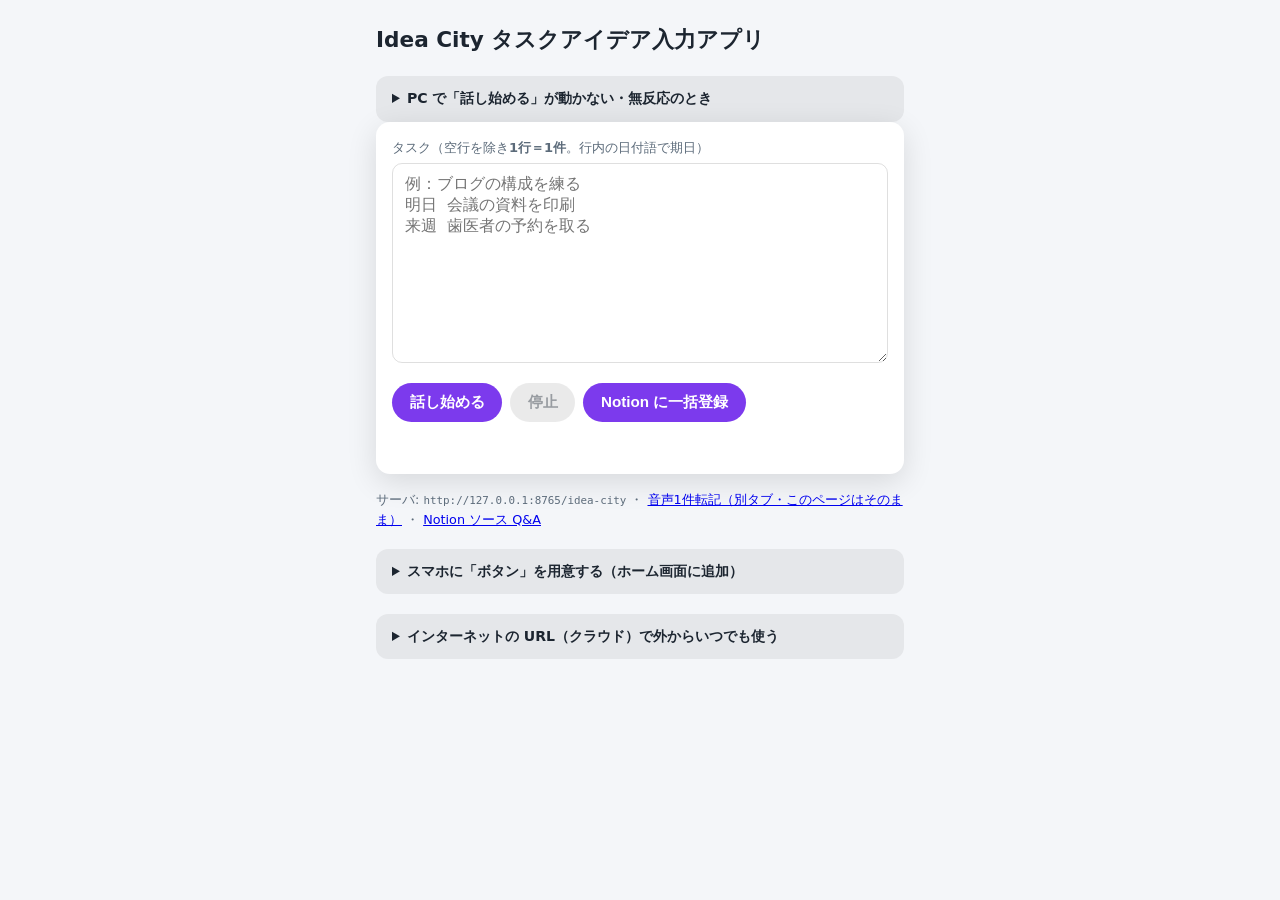
<file: sandbox/app/static/idea_city.html>
<!DOCTYPE html>
<html lang="ja">
<head>
  <meta charset="utf-8" />
  <meta name="viewport" content="width=device-width, initial-scale=1, viewport-fit=cover" />
  <meta name="theme-color" content="#7c3aed" />
  <meta name="apple-mobile-web-app-capable" content="yes" />
  <meta name="apple-mobile-web-app-status-bar-style" content="default" />
  <meta name="apple-mobile-web-app-title" content="Idea City" />
    <link rel="manifest" href="/manifest.webmanifest" />
  <link rel="icon" href="/static/icon.svg" type="image/svg+xml" />
  <link rel="apple-touch-icon" href="/static/icon.svg" />
  <title>Idea City タスクアイデア入力</title>
  <style>
    :root {
      color-scheme: light dark;
      --bg: #0f1419;
      --card: #1a2332;
      --text: #e7ecf3;
      --muted: #8b98a8;
      --accent: #a78bfa;
      --danger: #f07178;
      --ok: #7fd99a;
    }
    @media (prefers-color-scheme: light) {
      :root {
        --bg: #f4f6f9;
        --card: #fff;
        --text: #1c2530;
        --muted: #5c6b7a;
        --accent: #7c3aed;
        --danger: #dc2626;
        --ok: #15803d;
      }
    }
    * { box-sizing: border-box; }
    body {
      margin: 0;
      min-height: 100vh;
      font-family: system-ui, "Segoe UI", "Hiragino Sans", sans-serif;
      background: var(--bg);
      color: var(--text);
      line-height: 1.5;
    }
    main {
      max-width: 560px;
      margin: 0 auto;
      padding: 1.5rem 1rem 3rem;
    }
    h1 { font-size: 1.35rem; margin: 0 0 1rem; font-weight: 650; }
    .speech-help-tabs {
      margin-top: 0.75rem;
    }
    .speech-help-tabs .sht-inp {
      position: absolute;
      opacity: 0;
      width: 0;
      height: 0;
      margin: 0;
    }
    .speech-help-tabs .sht-labels {
      display: flex;
      flex-wrap: wrap;
      gap: 0.4rem;
      margin-top: 0.5rem;
    }
    .speech-help-tabs .sht-labels label {
      cursor: pointer;
      padding: 0.35rem 0.65rem;
      border-radius: 8px;
      font-size: 0.8rem;
      font-weight: 600;
      background: rgba(127, 127, 127, 0.2);
      color: var(--muted);
      border: 1px solid transparent;
    }
    .speech-help-tabs .sht-panel {
      display: none;
      margin-top: 0.75rem;
      padding: 0.6rem 0.65rem;
      border-radius: 10px;
      background: rgba(127, 127, 127, 0.08);
      color: var(--muted);
      line-height: 1.5;
      font-size: 0.86rem;
    }
    .speech-help-tabs .sht-panel p { margin: 0; }
    #sht1:checked ~ .sht-labels label[for="sht1"],
    #sht2:checked ~ .sht-labels label[for="sht2"],
    #sht3:checked ~ .sht-labels label[for="sht3"],
    #sht4:checked ~ .sht-labels label[for="sht4"] {
      background: var(--accent);
      color: #fff;
      border-color: transparent;
    }
    #sht1:checked ~ .sht-p1,
    #sht2:checked ~ .sht-p2,
    #sht3:checked ~ .sht-p3,
    #sht4:checked ~ .sht-p4 {
      display: block;
    }
    .card {
      background: var(--card);
      border-radius: 14px;
      padding: 1rem 1rem 1.1rem;
      box-shadow: 0 8px 30px rgba(0,0,0,.12);
    }
    label { display: block; font-size: 0.82rem; color: var(--muted); margin-bottom: 0.35rem; }
    textarea {
      width: 100%;
      min-height: 200px;
      resize: vertical;
      border-radius: 10px;
      border: 1px solid rgba(127,127,127,.25);
      padding: 0.65rem 0.75rem;
      font-size: 1rem;
      background: transparent;
      color: inherit;
    }
    .row {
      display: flex;
      flex-wrap: wrap;
      gap: 0.5rem;
      margin-top: 0.85rem;
      align-items: center;
    }
    button {
      appearance: none;
      border: none;
      border-radius: 999px;
      padding: 0.55rem 1.1rem;
      font-size: 0.95rem;
      font-weight: 600;
      cursor: pointer;
      color: #fff;
      background: var(--accent);
    }
    button:disabled { opacity: 0.45; cursor: not-allowed; }
    button.secondary { background: rgba(127,127,127,.35); color: var(--text); }
    button.danger { background: var(--danger); }
    .status {
      margin-top: 0.85rem;
      font-size: 0.88rem;
      color: var(--muted);
      min-height: 1.5em;
      white-space: pre-wrap;
    }
    .status.busy {
      outline: 2px solid var(--accent);
      outline-offset: 2px;
      border-radius: 8px;
      padding: 0.35rem 0.5rem;
    }
    .hint { margin-top: 1rem; font-size: 0.8rem; color: var(--muted); }
    details.mobile-how {
      margin-top: 1.25rem;
      padding: 0.75rem 1rem;
      border-radius: 12px;
      background: rgba(127,127,127,.12);
      font-size: 0.88rem;
    }
    details.mobile-how summary { cursor: pointer; font-weight: 600; color: var(--text); }
    details.mobile-how ol { margin: 0.6rem 0 0 1.1rem; padding: 0; color: var(--muted); }
    details.mobile-how li { margin: 0.35rem 0; }
    .warn {
      margin-top: 0.75rem;
      padding: 0.65rem 0.75rem;
      border-radius: 10px;
      font-size: 0.82rem;
      background: rgba(240, 113, 120, 0.15);
      color: var(--danger);
    }
    .info {
      margin-bottom: 1rem;
      padding: 0.75rem 0.85rem;
      border-radius: 10px;
      font-size: 0.88rem;
      line-height: 1.45;
      background: rgba(167, 139, 250, 0.2);
      color: var(--text);
    }
    .info strong { color: var(--accent); }
    code { font-size: 0.85em; }
  </style>
</head>
<body>
  <main>
    <h1>Idea City タスクアイデア入力アプリ</h1>
    <details class="mobile-how">
      <summary>PC で「話し始める」が動かない・無反応のとき</summary>
      <div class="speech-help-tabs">
        <input type="radio" name="speech-help-tab" id="sht1" class="sht-inp" checked />
        <input type="radio" name="speech-help-tab" id="sht2" class="sht-inp" />
        <input type="radio" name="speech-help-tab" id="sht3" class="sht-inp" />
        <input type="radio" name="speech-help-tab" id="sht4" class="sht-inp" />
        <div class="sht-labels">
          <label for="sht1">ブラウザ</label>
          <label for="sht2">ダイアログ</label>
          <label for="sht3">Windows</label>
          <label for="sht4">サイト設定</label>
        </div>
        <div class="sht-panel sht-p1">
          <p><strong>Google Chrome</strong> または <strong>Microsoft Edge</strong>（PC にインストールしたもの）で <code>http://127.0.0.1:8765/idea-city</code> を開いてください。<strong>Cursor / VS Code の内蔵プレビュー（Simple Browser）</strong>では、Web Speech API が無効でマイクが動かないことがあります。</p>
        </div>
        <div class="sht-panel sht-p2">
          <p><strong>「話し始める」</strong>のあとダイアログが<strong>出ない</strong>とき: すでにマイク<strong>許可</strong>済みなら出ません（そのまま「聞いています…」）。一方、一度<strong>ブロック</strong>するとダイアログは出ないまま失敗します。アドレスバー左の<strong>鍵／i</strong> → マイクを<strong>許可</strong>に直してください。</p>
        </div>
        <div class="sht-panel sht-p3">
          <p>Windows の<strong>設定 → プライバシーとセキュリティ → マイク</strong>でマイクアクセスがオンか確認してください。</p>
        </div>
        <div class="sht-panel sht-p4">
          <p>アドレスバーの<strong>鍵・︙</strong>から、このサイトの<strong>マイク</strong>が「許可」になっているか確認してください。</p>
        </div>
      </div>
    </details>
    <div class="info" id="keyboardVoiceHint" hidden>
      <strong>この開き方（例: http://192.168…）のスマホ：</strong>入力欄をタップ → キーボードの<strong>マイク</strong>で話す → 改行で区切ってから<strong>Notion に一括登録</strong>。PC の <code>127.0.0.1</code> なら「話し始める」が使えます。
    </div>
    <div class="card">
      <label for="t">タスク（空行を除き<strong>1行＝1件</strong>。行内の日付語で期日）</label>
      <textarea id="t" enterkeyhint="enter" inputmode="text" placeholder="例：ブログの構成を練る&#10;明日 会議の資料を印刷&#10;来週 歯医者の予約を取る"></textarea>
      <div class="row">
        <button type="button" id="rec">話し始める</button>
        <button type="button" id="stop" class="secondary" disabled>停止</button>
        <button type="button" id="send">Notion に一括登録</button>
      </div>
      <div class="status" id="st" role="status" aria-live="polite" aria-atomic="true"></div>
    </div>
    <p class="hint">サーバ: <code>http://127.0.0.1:8765/idea-city</code> ・ <a href="/" target="_blank" rel="noopener noreferrer">音声1件転記（別タブ・このページはそのまま）</a> ・ <a href="/notebook" target="_blank" rel="noopener noreferrer">Notion ソース Q&amp;A</a></p>
    <details class="mobile-how">
      <summary>スマホに「ボタン」を用意する（ホーム画面に追加）</summary>
      <ol>
        <li>PC とスマホを<strong>同じ Wi‑Fi</strong> にします。</li>
        <li>PC で <code>ipconfig</code>（PowerShell/CMD）し、<strong>IPv4 アドレス</strong>（例: <code>192.168.x.x</code>）を控えます。</li>
        <li>PC で次を実行してサーバを立ち上げます:<br /><code>python -m uvicorn sandbox.app.voice_server:app --host 0.0.0.0 --port 8765</code></li>
        <li>スマホのブラウザで <code>http://（控えたIP）:8765</code> を開きます。</li>
        <li><strong>iPhone（Safari）</strong>: 共有 → <strong>ホーム画面に追加</strong>。<strong>Android（Chrome）</strong>: メニュー → <strong>ホーム画面に追加</strong> / ショートカット。</li>
      </ol>
    </details>
    <details class="mobile-how">
      <summary>インターネットの URL（クラウド）で外からいつでも使う</summary>
      <ol>
        <li><strong>Railway</strong>・<strong>Render</strong>・<strong>Fly.io</strong> などに、このフォルダの <code>Dockerfile</code> でデプロイし常時起動させます。</li>
        <li>ホストの環境変数に <code>NOTION_API_KEY</code> と <code>NOTION_DATABASE_ID</code> を必ず設定します。</li>
        <li>悪用防止のため <code>VOICE_SHARED_SECRET</code>（20文字以上のランダム）を<strong>強く推奨</strong>します。</li>
        <li>発行された <strong>https://…</strong> をスマホで開き、下に<strong>同じパスワード</strong>を入れて保存してください（端末のブラウザにだけ残ります）。</li>
      </ol>
      <label for="remoteSecret">接続用パスワード（任意・サーバの VOICE_SHARED_SECRET と同じ）</label>
      <input type="password" id="remoteSecret" name="voice_remote_pw" autocomplete="new-password"
        style="width:100%;margin:0.35rem 0 0.5rem;padding:0.55rem 0.65rem;border-radius:10px;border:1px solid rgba(127,127,127,.35);background:transparent;color:inherit;font-size:1rem;" />
      <div class="row" style="margin-top:0;">
        <button type="button" id="remoteSecretSave" class="secondary">保存</button>
        <button type="button" id="remoteSecretClear" class="secondary">この端末で消去</button>
      </div>
    </details>
    <div class="warn" id="lanSpeechWarn" hidden>
      ご家庭の Wi‑Fi の <code>http://192.168…</code> では、ブラウザの「話し始める」は多くのスマホで使えません（Chrome の仕様）。<strong>入力欄</strong>をタップし、<strong>Gboard のマイク</strong>で話してください。PC の <code>127.0.0.1</code> では「話し始める」が使えます。
    </div>
  </main>
  <script>
    const ta = document.getElementById("t");
    const st = document.getElementById("st");
    const btnRec = document.getElementById("rec");
    const btnStop = document.getElementById("stop");
    const btnSend = document.getElementById("send");
    const remoteSecretEl = document.getElementById("remoteSecret");
    const VOICE_SECRET_KEY = "voiceSharedSecret";

    function setStatus(msg, cls) {
      if (!st) return;
      st.textContent = msg || "";
      st.className = "status" + (cls ? " " + cls : "");
    }

    function buildApiHeaders() {
      const h = { "Content-Type": "application/json" };
      const s = sessionStorage.getItem(VOICE_SECRET_KEY);
      if (s) h["X-Voice-Secret"] = s;
      return h;
    }

    document.getElementById("remoteSecretSave")?.addEventListener("click", () => {
      const v = (remoteSecretEl && remoteSecretEl.value) ? remoteSecretEl.value.trim() : "";
      if (v) sessionStorage.setItem(VOICE_SECRET_KEY, v);
      else sessionStorage.removeItem(VOICE_SECRET_KEY);
      if (remoteSecretEl) remoteSecretEl.value = "";
      setStatus(v ? "接続用パスワードをこのブラウザに保存しました。" : "パスワードを消しました。", v ? "ok" : "");
    });
    document.getElementById("remoteSecretClear")?.addEventListener("click", () => {
      sessionStorage.removeItem(VOICE_SECRET_KEY);
      if (remoteSecretEl) remoteSecretEl.value = "";
      setStatus("この端末に保存したパスワードを消しました。", "");
    });

    /** http://192.168.x.x や PC 名の http は isSecureContext=false のため Chrome の SpeechRecognition が無効 */
    const secureCtx = Boolean(window.isSecureContext);
    const SpeechRecognitionCtor = window.webkitSpeechRecognition || window.SpeechRecognition;
    let rec = null;
    let listening = false;
    let sessionBase = "";
    const speechSuggestUrl =
      "http://127.0.0.1:" + (location.port || "8765") + "/idea-city";

    function compactSpeech(text) {
      return String(text || "").replace(/\s+/g, "");
    }

    function mergeSpeechChunk(prev, next, breakIfDistinct) {
      const a = String(prev || "");
      const b = String(next || "");
      if (!b) return a;
      if (!a) return b;
      const aC = compactSpeech(a);
      const bC = compactSpeech(b);
      if (!aC) return b;
      if (!bC) return a;
      if (bC === aC) return b.length >= a.length ? b : a;
      if (bC.startsWith(aC)) return b;
      if (aC.startsWith(bC)) return a;
      if (bC.includes(aC)) return b;
      if (aC.includes(bC)) return a;
      const max = Math.min(aC.length, bC.length);
      for (let n = max; n >= 2; n -= 1) {
        if (aC.endsWith(bC.slice(0, n))) {
          return aC + bC.slice(n);
        }
      }
      if (breakIfDistinct) {
        const sep = /\n$/.test(a) || /^\n/.test(b) ? "" : "\n";
        return a + sep + b;
      }
      return a + b;
    }

    function collapseSpeechStutter(text) {
      const compact = compactSpeech(text);
      if (compact.length < 6) return text;
      for (let len = Math.min(16, Math.floor(compact.length / 2)); len >= 2; len -= 1) {
        const prefix = compact.slice(0, len);
        if (compact.slice(len, len * 2) === prefix && compact.length > len * 2) {
          return collapseSpeechStutter(compact.slice(len));
        }
      }
      return compact === compactSpeech(text) ? text : compact;
    }

    function heardFromResults(results) {
      let merged = "";
      for (let i = 0; i < results.length; i += 1) {
        merged = mergeSpeechChunk(merged, results[i][0].transcript, false);
      }
      return collapseSpeechStutter(merged);
    }

    function isLanHostname(h) {
      return /^(192\.168\.|10\.|172\.(1[6-9]|2[0-9]|3[0-1])\.)/.test(h || "");
    }

    (function () {
      const h = location.hostname || "";
      const isLanHttp = location.protocol === "http:" && isLanHostname(h);
      if (isLanHttp) {
        var w = document.getElementById("lanSpeechWarn");
        if (w) w.hidden = false;
      }
      if (!secureCtx) {
        var hint = document.getElementById("keyboardVoiceHint");
        if (hint) hint.hidden = false;
      }
    })();

    const canUseBrowserSpeech = Boolean(secureCtx && SpeechRecognitionCtor);

    function setSpeechButtonsListening(on) {
      if (canUseBrowserSpeech) {
        btnRec.disabled = on;
        btnStop.disabled = !on;
      }
    }

    function createRecognition() {
      const r = new SpeechRecognitionCtor();
      r.lang = "ja-JP";
      r.interimResults = true;
      r.continuous = true;
      r.onresult = (ev) => {
        const heard = heardFromResults(ev.results);
        ta.value = mergeSpeechChunk(sessionBase, heard, true);
        const last = ev.results[ev.results.length - 1];
        const interim = last && !last.isFinal ? last[0].transcript : "";
        if (interim) setStatus("認識中… " + collapseSpeechStutter(interim));
        else if (heard) setStatus("取り込みました。登録前に行を整理できます。");
      };
      r.onerror = (ev) => {
        let extra = "";
        if (ev.error === "not-allowed") {
          extra =
            "\n\n（マイクがブラウザでブロックされています。アドレスバーの鍵・アイコンからこのサイトのマイクを許可してください。）";
        }
        if (ev.error === "audio-capture") {
          extra =
            "\n\n（マイクを開けませんでした。他アプリの占有を確認し、Windows の設定で既定のマイクを確認してください。）";
        }
        if (ev.error === "no-speech") {
          extra =
            "\n\n（声が検出されませんでした。マイクに向かって話すか、既定の入力デバイスを確認してください。「停止」してから再度「話し始める」を試してください。）";
        }
        if (ev.error === "network") {
          extra =
            "\n\n（network＝ブラウザが音声認識サービスに繋がれません。インターネット接続・VPNオフ・Windowsファイアウォール/ウイルス対策がChromeをブロックしていないか確認。Cursor 内蔵ブラウザの場合は Chrome/Edge で開き直してください。改善しない場合は Win+H のWindows音声入力も利用できます。）";
        }
        setStatus("音声認識エラー: " + ev.error + extra, "err");
        listening = false;
        setSpeechButtonsListening(false);
      };
      r.onend = () => {
        listening = false;
        setSpeechButtonsListening(false);
      };
      return r;
    }

    if (!canUseBrowserSpeech) {
      btnRec.disabled = true;
      btnStop.disabled = true;
      if (!secureCtx) {
        const h = location.hostname || "";
        if (isLanHostname(h)) {
          setStatus(
            "いまの URL（LAN の http）ではブラウザの「話し始める」は使えません。同じ PC なら次で開き直してください:\n" +
              speechSuggestUrl +
              "\n（スマホから LAN で開いている場合は、入力欄＋キーボードのマイクか Win+H も利用できます。）",
            "err"
          );
        } else {
          setStatus(
            "ブラウザの音声認識は http://127.0.0.1 または https のときだけ使えます。いま: " +
              location.host +
              "\n開き直し: " +
              speechSuggestUrl,
            "err"
          );
        }
      } else if (!SpeechRecognitionCtor) {
        setStatus(
          "この環境に Web Speech API（音声認識）がありません。PC では Chrome または Edge の通常ウィンドウで開き直してください（Cursor / VS Code のプレビューでは無効なことがあります）。",
          "err"
        );
      }
    }

    async function ensureMicAccess() {
      const host = (location.hostname || "").toLowerCase();
      const isLoopback =
        host === "127.0.0.1" || host === "localhost" || host === "[::1]";

      if (!isLoopback) {
        try {
          if (navigator.permissions && navigator.permissions.query) {
            const permTimeoutMs = 2500;
            const perm = await Promise.race([
              navigator.permissions.query({ name: "microphone" }),
              new Promise(function (_, rej) {
                setTimeout(function () {
                  rej(new Error("PERMISSIONS_QUERY_TIMEOUT"));
                }, permTimeoutMs);
              }),
            ]);
            if (perm && perm.state === "denied") {
              return {
                ok: false,
                msg:
                  "マイクがこのサイトに対して「ブロック」です。以前「ブロック」を選ぶと、もう一度押しても確認ダイアログは出ません。\n\n" +
                  "【直し方】アドレスバー左の「鍵」または「ⓘ」→「サイトの設定」または「このサイトの権限」→ マイクを「許可」に変更。\n" +
                  "または Chrome で次をアドレスバーに貼り付けて Enter（ポート違いなら数字を合わせる）:\n" +
                  "chrome://settings/content/siteDetails?site=http%3A%2F%2F127.0.0.1%3A" +
                  (location.port || "8765"),
              };
            }
          }
        } catch (ePerm) {
          if (!(ePerm && ePerm.message === "PERMISSIONS_QUERY_TIMEOUT")) {
            /* ignore */
          }
        }
      }

      if (!navigator.mediaDevices || !navigator.mediaDevices.getUserMedia) {
        return { ok: true };
      }

      var timeoutId;
      try {
        var timeoutMs = 20000;
        var timeoutP = new Promise(function (_, rej) {
          timeoutId = setTimeout(function () {
            rej(new Error("MIC_PROMPT_TIMEOUT"));
          }, timeoutMs);
        });
        var stream = await Promise.race([
          navigator.mediaDevices.getUserMedia({ audio: true }),
          timeoutP,
        ]);
        clearTimeout(timeoutId);
        stream.getTracks().forEach(function (tr) {
          tr.stop();
        });
        return { ok: true };
      } catch (e) {
        clearTimeout(timeoutId);
        if (e && e.message === "MIC_PROMPT_TIMEOUT") {
          return {
            ok: false,
            msg:
              "マイク許可の応答がありません（20秒待機でタイムアウト）。\n" +
              "・他ウィンドウの背面にブラウザのダイアログがないか確認\n" +
              "・Windows「設定→プライバシー→マイク」でブラウザにマイクアクセスが許可されているか確認",
          };
        }
        var n = e && e.name ? e.name : "";
        if (n === "NotAllowedError" || n === "PermissionDeniedError") {
          return {
            ok: false,
            msg:
              "マイクが拒否されました（" +
              n +
              "）。サイト設定でブロックを解除してください。ブロック中はダイアログが出ません。",
          };
        }
        return {
          ok: false,
          msg:
            "マイクにアクセスできません（" +
            (n || "Error") +
            "）。Windows のマイク設定と、ブラウザのサイト別マイク設定を確認してください。",
        };
      }
    }

    async function startBrowserListening() {
      if (!canUseBrowserSpeech || !SpeechRecognitionCtor) {
        setStatus(
          "この環境では「話し始める」を実行できません（Web Speech API が無効、または対象外の URL）。Chrome / Edge で http://127.0.0.1:8765/idea-city を開いてください。",
          "err"
        );
        return;
      }
      btnRec.disabled = true;
      btnStop.disabled = true;
      if (st) st.classList.add("busy");
      setStatus("タップを受け付けました。マイクを確認しています…", "");
      await new Promise(function (resolve) {
        requestAnimationFrame(function () {
          requestAnimationFrame(resolve);
        });
      });
      try {
        const mic = await ensureMicAccess();
        if (!mic.ok) {
          setStatus(mic.msg, "err");
          btnRec.disabled = false;
          btnStop.disabled = true;
          if (st) st.classList.remove("busy");
          return;
        }
        if (rec) {
          try {
            rec.abort();
          } catch (_) {}
          try {
            rec.stop();
          } catch (_) {}
          rec = null;
        }
        rec = createRecognition();
        sessionBase = ta.value || "";
        rec.start();
        listening = true;
        setSpeechButtonsListening(true);
        setStatus("聞いています…");
      } catch (e) {
        setStatus("開始できませんでした: " + e.message, "err");
        listening = false;
        btnRec.disabled = false;
        btnStop.disabled = true;
      }
      if (st) st.classList.remove("busy");
    }

    btnRec.addEventListener("click", function () {
      startBrowserListening().catch(function (e) {
        setStatus("想定外エラー: " + (e && e.message ? e.message : String(e)), "err");
        btnRec.disabled = false;
        btnStop.disabled = true;
      });
    });

    btnStop.addEventListener("click", () => {
      if (rec) {
        try {
          rec.stop();
        } catch (_) {}
        try {
          rec.abort();
        } catch (_) {}
      }
      listening = false;
      setSpeechButtonsListening(false);
      setStatus("停止しました。");
    });

    btnSend.addEventListener("click", async () => {
      const text = ta.value.trim();
      if (!text) {
        setStatus("テキストが空です。", "err");
        return;
      }
      btnSend.disabled = true;
      setStatus("一括送信中…");
      try {
        const res = await fetch("/api/idea-city/tasks", {
          method: "POST",
          headers: buildApiHeaders(),
          body: JSON.stringify({ text: ta.value, dry_run: false }),
        });
        const data = await res.json().catch(() => ({}));
        if (!res.ok) {
          let msg = res.statusText || "失敗";
          if (data.detail) {
            const d = data.detail;
            if (typeof d === "string") msg = d;
            else if (Array.isArray(d) && d[0]?.msg) msg = d.map((x) => x.msg).join("; ");
            else if (d.detail) msg = typeof d.detail === "string" ? d.detail : JSON.stringify(d.detail);
          }
          if (res.status === 401) {
            msg += " （下の「インターネットの URL」でパスワードを保存したか確認してください）";
          }
          setStatus(msg, "err");
          btnSend.disabled = false;
          return;
        }
        if (data.ok) {
          ta.value = "";
          const urls = (data.results || []).map((r) => r.url).filter(Boolean);
          const head = "登録しました " + (data.created || 0) + " 件。";
          setStatus(head + (urls.length ? "\n" + urls.join("\n") : ""), "ok");
        } else {
          const errLines = (data.errors || [])
            .map((e) => "#" + (e.index + 1) + " " + (e.title || "") + " → " + (e.error || ""))
            .join("\n");
          const okUrls = (data.results || []).map((r) => r.url).filter(Boolean);
          const head =
            "一部失敗: 成功 " +
            (data.created || 0) +
            " 件 / 失敗 " +
            (data.failed || 0) +
            " 件。入力欄はそのまま残しています。";
          setStatus(head + (okUrls.length ? "\n" + okUrls.join("\n") : "") + (errLines ? "\n" + errLines : ""), "err");
        }
      } catch (e) {
        setStatus("通信エラー: " + e.message, "err");
      }
      btnSend.disabled = false;
    });
  </script>
</body>
</html>
</file>
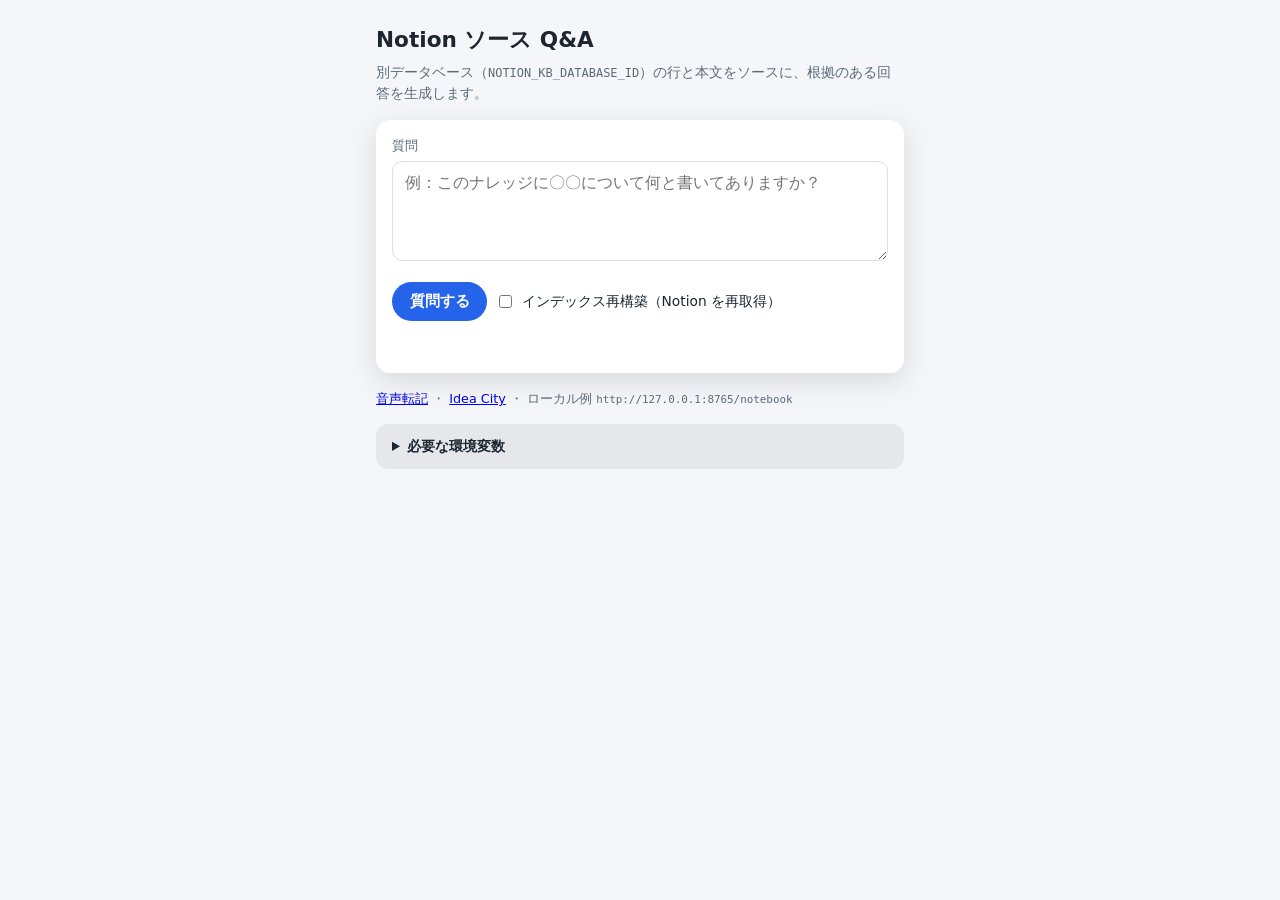
<file: sandbox/app/static/notebook.html>
<!DOCTYPE html>
<html lang="ja">
<head>
  <meta charset="utf-8" />
  <meta name="viewport" content="width=device-width, initial-scale=1, viewport-fit=cover" />
  <meta name="theme-color" content="#2563eb" />
  <title>Notion ソース Q&amp;A</title>
  <link rel="icon" href="/static/icon.svg" type="image/svg+xml" />
  <style>
    :root {
      color-scheme: light dark;
      --bg: #0f1419;
      --card: #1a2332;
      --text: #e7ecf3;
      --muted: #8b98a8;
      --accent: #5b9cf5;
      --danger: #f07178;
      --ok: #7fd99a;
    }
    @media (prefers-color-scheme: light) {
      :root {
        --bg: #f4f6f9;
        --card: #fff;
        --text: #1c2530;
        --muted: #5c6b7a;
        --accent: #2563eb;
        --danger: #dc2626;
        --ok: #15803d;
      }
    }
    * { box-sizing: border-box; }
    body {
      margin: 0;
      min-height: 100vh;
      font-family: system-ui, "Segoe UI", "Hiragino Sans", sans-serif;
      background: var(--bg);
      color: var(--text);
      line-height: 1.5;
    }
    main {
      max-width: 560px;
      margin: 0 auto;
      padding: 1.5rem 1rem 3rem;
    }
    h1 { font-size: 1.35rem; margin: 0 0 0.35rem; font-weight: 650; }
    .sub { margin: 0 0 1rem; color: var(--muted); font-size: 0.88rem; }
    .card {
      background: var(--card);
      border-radius: 14px;
      padding: 1rem 1rem 1.1rem;
      box-shadow: 0 8px 30px rgba(0,0,0,.12);
    }
    label { display: block; font-size: 0.82rem; color: var(--muted); margin-bottom: 0.35rem; }
    textarea {
      width: 100%;
      min-height: 100px;
      resize: vertical;
      border-radius: 10px;
      border: 1px solid rgba(127,127,127,.25);
      padding: 0.65rem 0.75rem;
      font-size: 1rem;
      background: transparent;
      color: inherit;
    }
    .row {
      display: flex;
      flex-wrap: wrap;
      gap: 0.5rem;
      margin-top: 0.85rem;
      align-items: center;
    }
    .row label.inline { display: flex; align-items: center; gap: 0.4rem; font-size: 0.86rem; color: var(--text); margin: 0; cursor: pointer; }
    button {
      appearance: none;
      border: none;
      border-radius: 999px;
      padding: 0.55rem 1.1rem;
      font-size: 0.95rem;
      font-weight: 600;
      cursor: pointer;
      color: #fff;
      background: var(--accent);
    }
    button:disabled { opacity: 0.45; cursor: not-allowed; }
    button.secondary { background: rgba(127,127,127,.35); color: var(--text); }
    .status {
      margin-top: 0.85rem;
      font-size: 0.88rem;
      color: var(--muted);
      min-height: 1.5em;
      white-space: pre-wrap;
    }
    .status.ok { color: var(--ok); }
    .status.err { color: var(--danger); }
    .answer {
      margin-top: 1rem;
      padding: 0.85rem 0.95rem;
      border-radius: 12px;
      background: rgba(127,127,127,.1);
      font-size: 0.92rem;
      white-space: pre-wrap;
    }
    .sources { margin-top: 0.85rem; font-size: 0.82rem; color: var(--muted); }
    .sources a { color: var(--accent); }
    .hint { margin-top: 1rem; font-size: 0.8rem; color: var(--muted); }
    code { font-size: 0.85em; }
    details {
      margin-top: 1rem;
      padding: 0.75rem 1rem;
      border-radius: 12px;
      background: rgba(127,127,127,.12);
      font-size: 0.88rem;
    }
    details summary { cursor: pointer; font-weight: 600; color: var(--text); }
    details .body { margin-top: 0.6rem; color: var(--muted); line-height: 1.45; }
  </style>
</head>
<body>
  <main>
    <h1>Notion ソース Q&amp;A</h1>
    <p class="sub">別データベース（<code>NOTION_KB_DATABASE_ID</code>）の行と本文をソースに、根拠のある回答を生成します。</p>
    <div class="card">
      <label for="q">質問</label>
      <textarea id="q" placeholder="例：このナレッジに〇〇について何と書いてありますか？"></textarea>
      <div class="row">
        <button type="button" id="ask">質問する</button>
        <label class="inline"><input type="checkbox" id="refresh" /> インデックス再構築（Notion を再取得）</label>
      </div>
      <div class="status" id="st" role="status" aria-live="polite"></div>
      <div class="answer" id="ans" hidden></div>
      <div class="sources" id="src" hidden></div>
    </div>
    <p class="hint"><a href="/">音声転記</a> ・ <a href="/idea-city">Idea City</a> ・ ローカル例 <code>http://127.0.0.1:8765/notebook</code></p>
    <details>
      <summary>必要な環境変数</summary>
      <div class="body">
        <code>NOTION_API_KEY</code>、<code>NOTION_KB_DATABASE_ID</code>（タスク用 DB とは別）、<code>OPENAI_API_KEY</code>。
        デプロイで <code>VOICE_SHARED_SECRET</code> を使っている場合、この画面も同じパスワードを保存済みである必要があります。
      </div>
    </details>
  </main>
  <script>
    const qEl = document.getElementById("q");
    const st = document.getElementById("st");
    const ans = document.getElementById("ans");
    const src = document.getElementById("src");
    const btn = document.getElementById("ask");
    const refreshEl = document.getElementById("refresh");
    const VOICE_SECRET_KEY = "voiceSharedSecret";

    function setStatus(msg, cls) {
      st.textContent = msg || "";
      st.className = "status" + (cls ? " " + cls : "");
    }

    function headers() {
      const h = { "Content-Type": "application/json" };
      const s = sessionStorage.getItem(VOICE_SECRET_KEY);
      if (s) h["X-Voice-Secret"] = s;
      return h;
    }

    btn.addEventListener("click", async () => {
      const question = (qEl.value || "").trim();
      if (!question) {
        setStatus("質問を入力してください。", "err");
        return;
      }
      btn.disabled = true;
      ans.hidden = true;
      src.hidden = true;
      setStatus("考え中…（初回は Notion 取得と埋め込みに時間がかかります）", "busy");
      try {
        const res = await fetch("/api/notebook/ask", {
          method: "POST",
          headers: headers(),
          body: JSON.stringify({ question, refresh: Boolean(refreshEl.checked) }),
        });
        const data = await res.json().catch(() => ({}));
        if (!res.ok) {
          setStatus(data.detail ? (typeof data.detail === "string" ? data.detail : JSON.stringify(data.detail)) : "エラー (" + res.status + ")", "err");
          return;
        }
        setStatus("完了（チャンク " + (data.chunks_used || 0) + " 件を参照）", "ok");
        ans.textContent = data.answer || "";
        ans.hidden = false;
        const list = Array.isArray(data.sources) ? data.sources : [];
        if (list.length) {
          src.innerHTML = "<strong>参照したページ</strong><br />" + list.map(function (s) {
            const t = (s.title || "").replace(/</g, "&lt;");
            const u = s.url || "";
            if (u) return "・<a href=\"" + u.replace(/"/g, "&quot;") + "\" target=\"_blank\" rel=\"noopener noreferrer\">" + t + "</a>";
            return "・" + t;
          }).join("<br />");
          src.hidden = false;
        }
      } catch (e) {
        setStatus("通信エラー: " + (e && e.message ? e.message : e), "err");
      } finally {
        btn.disabled = false;
      }
    });
  </script>
</body>
</html>
</file>
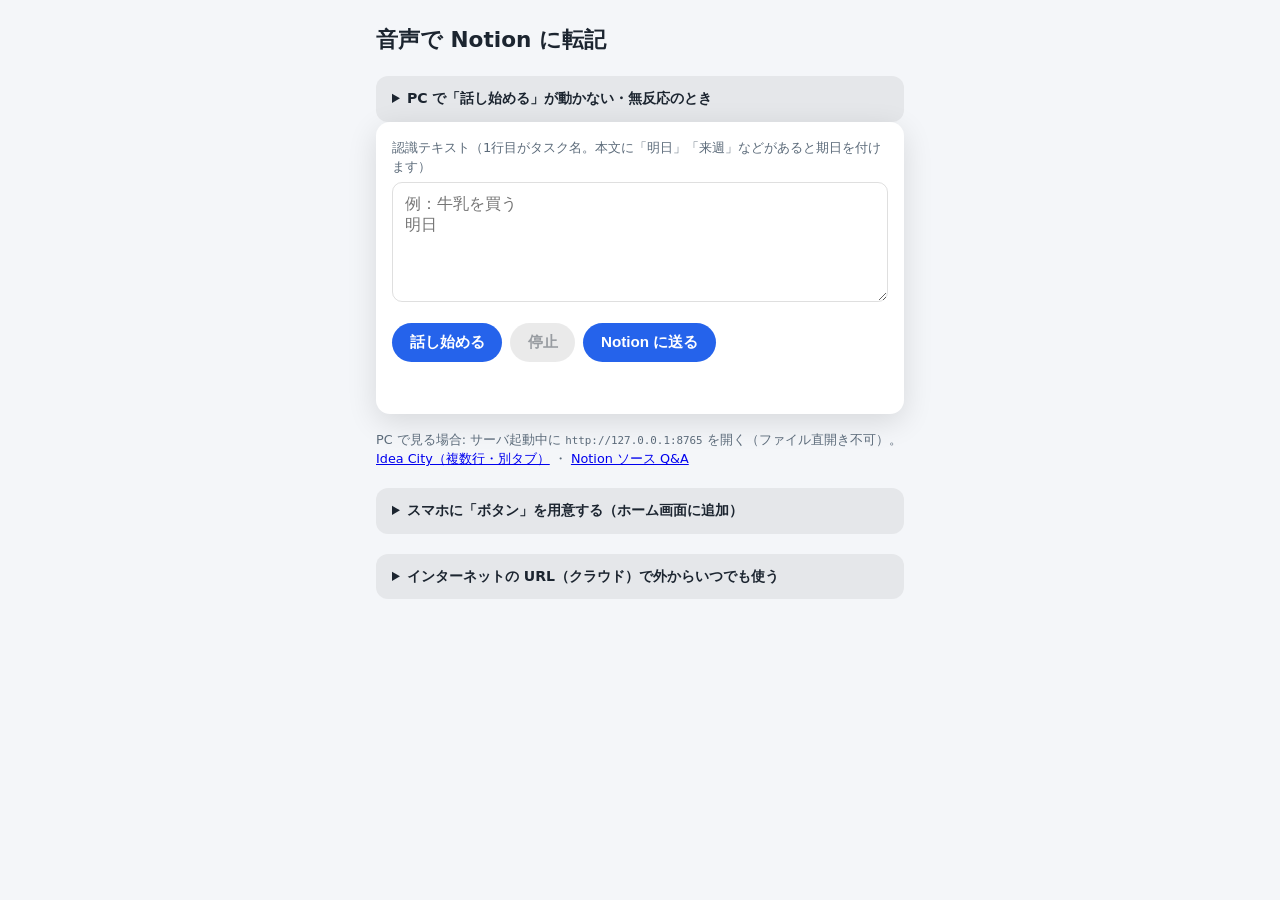
<file: sandbox/app/static/voice.html>
<!DOCTYPE html>
<html lang="ja">
<head>
  <meta charset="utf-8" />
  <meta name="viewport" content="width=device-width, initial-scale=1, viewport-fit=cover" />
  <meta name="theme-color" content="#2563eb" />
  <meta name="apple-mobile-web-app-capable" content="yes" />
  <meta name="apple-mobile-web-app-status-bar-style" content="default" />
  <meta name="apple-mobile-web-app-title" content="音声Notion" />
    <link rel="manifest" href="/manifest.webmanifest" />
  <link rel="icon" href="/static/icon.svg" type="image/svg+xml" />
  <link rel="apple-touch-icon" href="/static/icon.svg" />
  <title>音声 → Notion</title>
  <style>
    :root {
      color-scheme: light dark;
      --bg: #0f1419;
      --card: #1a2332;
      --text: #e7ecf3;
      --muted: #8b98a8;
      --accent: #5b9cf5;
      --danger: #f07178;
      --ok: #7fd99a;
    }
    @media (prefers-color-scheme: light) {
      :root {
        --bg: #f4f6f9;
        --card: #fff;
        --text: #1c2530;
        --muted: #5c6b7a;
        --accent: #2563eb;
        --danger: #dc2626;
        --ok: #15803d;
      }
    }
    * { box-sizing: border-box; }
    body {
      margin: 0;
      min-height: 100vh;
      font-family: system-ui, "Segoe UI", "Hiragino Sans", sans-serif;
      background: var(--bg);
      color: var(--text);
      line-height: 1.5;
    }
    main {
      max-width: 560px;
      margin: 0 auto;
      padding: 1.5rem 1rem 3rem;
    }
    h1 { font-size: 1.35rem; margin: 0 0 1rem; font-weight: 650; }
    .speech-help-tabs {
      margin-top: 0.75rem;
    }
    .speech-help-tabs .sht-inp {
      position: absolute;
      opacity: 0;
      width: 0;
      height: 0;
      margin: 0;
    }
    .speech-help-tabs .sht-labels {
      display: flex;
      flex-wrap: wrap;
      gap: 0.4rem;
      margin-top: 0.5rem;
    }
    .speech-help-tabs .sht-labels label {
      cursor: pointer;
      padding: 0.35rem 0.65rem;
      border-radius: 8px;
      font-size: 0.8rem;
      font-weight: 600;
      background: rgba(127, 127, 127, 0.2);
      color: var(--muted);
      border: 1px solid transparent;
    }
    .speech-help-tabs .sht-panel {
      display: none;
      margin-top: 0.75rem;
      padding: 0.6rem 0.65rem;
      border-radius: 10px;
      background: rgba(127, 127, 127, 0.08);
      color: var(--muted);
      line-height: 1.5;
      font-size: 0.86rem;
    }
    .speech-help-tabs .sht-panel p { margin: 0; }
    #sht1:checked ~ .sht-labels label[for="sht1"],
    #sht2:checked ~ .sht-labels label[for="sht2"],
    #sht3:checked ~ .sht-labels label[for="sht3"],
    #sht4:checked ~ .sht-labels label[for="sht4"] {
      background: var(--accent);
      color: #fff;
      border-color: transparent;
    }
    #sht1:checked ~ .sht-p1,
    #sht2:checked ~ .sht-p2,
    #sht3:checked ~ .sht-p3,
    #sht4:checked ~ .sht-p4 {
      display: block;
    }
    .card {
      background: var(--card);
      border-radius: 14px;
      padding: 1rem 1rem 1.1rem;
      box-shadow: 0 8px 30px rgba(0,0,0,.12);
    }
    label { display: block; font-size: 0.82rem; color: var(--muted); margin-bottom: 0.35rem; }
    textarea {
      width: 100%;
      min-height: 120px;
      resize: vertical;
      border-radius: 10px;
      border: 1px solid rgba(127,127,127,.25);
      padding: 0.65rem 0.75rem;
      font-size: 1rem;
      background: transparent;
      color: inherit;
    }
    .row {
      display: flex;
      flex-wrap: wrap;
      gap: 0.5rem;
      margin-top: 0.85rem;
      align-items: center;
    }
    button {
      appearance: none;
      border: none;
      border-radius: 999px;
      padding: 0.55rem 1.1rem;
      font-size: 0.95rem;
      font-weight: 600;
      cursor: pointer;
      color: #fff;
      background: var(--accent);
    }
    button:disabled { opacity: 0.45; cursor: not-allowed; }
    button.secondary { background: rgba(127,127,127,.35); color: var(--text); }
    button.danger { background: var(--danger); }
    .status {
      margin-top: 0.85rem;
      font-size: 0.88rem;
      color: var(--muted);
      min-height: 1.5em;
      white-space: pre-wrap;
    }
    .status.ok { color: var(--ok); }
    .status.err { color: var(--danger); }
    .status.busy {
      outline: 2px solid var(--accent);
      outline-offset: 2px;
      border-radius: 8px;
      padding: 0.35rem 0.5rem;
    }
    .hint { margin-top: 1rem; font-size: 0.8rem; color: var(--muted); }
    details.mobile-how {
      margin-top: 1.25rem;
      padding: 0.75rem 1rem;
      border-radius: 12px;
      background: rgba(127,127,127,.12);
      font-size: 0.88rem;
    }
    details.mobile-how summary { cursor: pointer; font-weight: 600; color: var(--text); }
    details.mobile-how ol { margin: 0.6rem 0 0 1.1rem; padding: 0; color: var(--muted); }
    details.mobile-how li { margin: 0.35rem 0; }
    .warn {
      margin-top: 0.75rem;
      padding: 0.65rem 0.75rem;
      border-radius: 10px;
      font-size: 0.82rem;
      background: rgba(240, 113, 120, 0.15);
      color: var(--danger);
    }
    .info {
      margin-bottom: 1rem;
      padding: 0.75rem 0.85rem;
      border-radius: 10px;
      font-size: 0.88rem;
      line-height: 1.45;
      background: rgba(91, 156, 245, 0.18);
      color: var(--text);
    }
    .info strong { color: var(--accent); }
    code { font-size: 0.85em; }
  </style>
</head>
<body>
  <main>
    <h1>音声で Notion に転記</h1>
    <details class="mobile-how">
      <summary>PC で「話し始める」が動かない・無反応のとき</summary>
      <div class="speech-help-tabs">
        <input type="radio" name="speech-help-tab" id="sht1" class="sht-inp" checked />
        <input type="radio" name="speech-help-tab" id="sht2" class="sht-inp" />
        <input type="radio" name="speech-help-tab" id="sht3" class="sht-inp" />
        <input type="radio" name="speech-help-tab" id="sht4" class="sht-inp" />
        <div class="sht-labels">
          <label for="sht1">ブラウザ</label>
          <label for="sht2">ダイアログ</label>
          <label for="sht3">Windows</label>
          <label for="sht4">サイト設定</label>
        </div>
        <div class="sht-panel sht-p1">
          <p><strong>Google Chrome</strong> または <strong>Microsoft Edge</strong>（PC にインストールしたもの）で <code>http://127.0.0.1:8765/</code> を開いてください。<strong>Cursor / VS Code の内蔵プレビュー（Simple Browser）</strong>では、Web Speech API が無効でマイクが動かないことがあります。</p>
        </div>
        <div class="sht-panel sht-p2">
          <p><strong>「話し始める」</strong>のあとダイアログが<strong>出ない</strong>とき: すでにマイク<strong>許可</strong>済みなら出ません（そのまま「聞いています…」）。一方、一度<strong>ブロック</strong>するとダイアログは出ないまま失敗します。アドレスバー左の<strong>鍵／i</strong> → マイクを<strong>許可</strong>に直してください。</p>
        </div>
        <div class="sht-panel sht-p3">
          <p>Windows の<strong>設定 → プライバシーとセキュリティ → マイク</strong>でマイクアクセスがオンか確認してください。</p>
        </div>
        <div class="sht-panel sht-p4">
          <p>アドレスバーの<strong>鍵・︙</strong>から、このサイトの<strong>マイク</strong>が「許可」になっているか確認してください。</p>
        </div>
      </div>
    </details>
    <div class="info" id="keyboardVoiceHint" hidden>
      <strong>この開き方（例: http://192.168…）のスマホ：</strong>入力欄をタップ → キーボードの<strong>マイク</strong>で話す → 内容を確認して<strong>Notion に送る</strong>。PC の <code>127.0.0.1</code> なら「話し始める」が使えます。
    </div>
    <div class="card">
      <label for="t">認識テキスト（1行目がタスク名。本文に「明日」「来週」などがあると期日を付けます）</label>
      <textarea id="t" enterkeyhint="done" inputmode="text" placeholder="例：牛乳を買う&#10;明日"></textarea>
      <div class="row">
        <button type="button" id="rec">話し始める</button>
        <button type="button" id="stop" class="secondary" disabled>停止</button>
        <button type="button" id="send">Notion に送る</button>
      </div>
      <div class="status" id="st" role="status" aria-live="polite" aria-atomic="true"></div>
    </div>
    <p class="hint">PC で見る場合: サーバ起動中に <code>http://127.0.0.1:8765</code> を開く（ファイル直開き不可）。<a href="/idea-city" target="_blank" rel="noopener noreferrer">Idea City（複数行・別タブ）</a> ・ <a href="/notebook" target="_blank" rel="noopener noreferrer">Notion ソース Q&amp;A</a></p>
    <details class="mobile-how">
      <summary>スマホに「ボタン」を用意する（ホーム画面に追加）</summary>
      <ol>
        <li>PC とスマホを<strong>同じ Wi‑Fi</strong> にします。</li>
        <li>PC で <code>ipconfig</code>（PowerShell/CMD）し、<strong>IPv4 アドレス</strong>（例: <code>192.168.x.x</code>）を控えます。</li>
        <li>PC で次を実行してサーバを立ち上げます:<br /><code>python -m uvicorn sandbox.app.voice_server:app --host 0.0.0.0 --port 8765</code></li>
        <li>スマホのブラウザで <code>http://（控えたIP）:8765</code> を開きます。</li>
        <li><strong>iPhone（Safari）</strong>: 共有 → <strong>ホーム画面に追加</strong>。<strong>Android（Chrome）</strong>: メニュー → <strong>ホーム画面に追加</strong> / ショートカット。</li>
      </ol>
    </details>
    <details class="mobile-how">
      <summary>インターネットの URL（クラウド）で外からいつでも使う</summary>
      <ol>
        <li><strong>Railway</strong>・<strong>Render</strong>・<strong>Fly.io</strong> などに、このフォルダの <code>Dockerfile</code> でデプロイし常時起動させます。</li>
        <li>ホストの環境変数に <code>NOTION_API_KEY</code> と <code>NOTION_DATABASE_ID</code> を必ず設定します。</li>
        <li>悪用防止のため <code>VOICE_SHARED_SECRET</code>（20文字以上のランダム）を<strong>強く推奨</strong>します。</li>
        <li>発行された <strong>https://…</strong> をスマホで開き、下に<strong>同じパスワード</strong>を入れて保存してください（端末のブラウザにだけ残ります）。</li>
      </ol>
      <label for="remoteSecret">接続用パスワード（任意・サーバの VOICE_SHARED_SECRET と同じ）</label>
      <input type="password" id="remoteSecret" name="voice_remote_pw" autocomplete="new-password"
        style="width:100%;margin:0.35rem 0 0.5rem;padding:0.55rem 0.65rem;border-radius:10px;border:1px solid rgba(127,127,127,.35);background:transparent;color:inherit;font-size:1rem;" />
      <div class="row" style="margin-top:0;">
        <button type="button" id="remoteSecretSave" class="secondary">保存</button>
        <button type="button" id="remoteSecretClear" class="secondary">この端末で消去</button>
      </div>
    </details>
    <div class="warn" id="lanSpeechWarn" hidden>
      ご家庭の Wi‑Fi の <code>http://192.168…</code> では、ブラウザの「話し始める」は多くのスマホで使えません（Chrome の仕様）。<strong>入力欄</strong>をタップし、<strong>Gboard のマイク</strong>で話してください。PC の <code>127.0.0.1</code> では「話し始める」が使えます。
    </div>
  </main>
  <script>
    const ta = document.getElementById("t");
    const st = document.getElementById("st");
    const btnRec = document.getElementById("rec");
    const btnStop = document.getElementById("stop");
    const btnSend = document.getElementById("send");
    const remoteSecretEl = document.getElementById("remoteSecret");
    const VOICE_SECRET_KEY = "voiceSharedSecret";

    function setStatus(msg, cls) {
      if (!st) return;
      st.textContent = msg || "";
      st.className = "status" + (cls ? " " + cls : "");
    }

    function buildApiHeaders() {
      const h = { "Content-Type": "application/json" };
      const s = sessionStorage.getItem(VOICE_SECRET_KEY);
      if (s) h["X-Voice-Secret"] = s;
      return h;
    }

    document.getElementById("remoteSecretSave")?.addEventListener("click", () => {
      const v = (remoteSecretEl && remoteSecretEl.value) ? remoteSecretEl.value.trim() : "";
      if (v) sessionStorage.setItem(VOICE_SECRET_KEY, v);
      else sessionStorage.removeItem(VOICE_SECRET_KEY);
      if (remoteSecretEl) remoteSecretEl.value = "";
      setStatus(v ? "接続用パスワードをこのブラウザに保存しました。" : "パスワードを消しました。", v ? "ok" : "");
    });
    document.getElementById("remoteSecretClear")?.addEventListener("click", () => {
      sessionStorage.removeItem(VOICE_SECRET_KEY);
      if (remoteSecretEl) remoteSecretEl.value = "";
      setStatus("この端末に保存したパスワードを消しました。", "");
    });

    /** http://192.168.x.x や PC 名の http は isSecureContext=false のため Chrome の SpeechRecognition が無効 */
    const secureCtx = Boolean(window.isSecureContext);
    const SpeechRecognitionCtor = window.webkitSpeechRecognition || window.SpeechRecognition;
    let rec = null;
    let listening = false;
    let sessionBase = "";
    const speechSuggestUrl = "http://127.0.0.1:" + (location.port || "8765") + "/";

    function compactSpeech(text) {
      return String(text || "").replace(/\s+/g, "");
    }

    function mergeSpeechChunk(prev, next, breakIfDistinct) {
      const a = String(prev || "");
      const b = String(next || "");
      if (!b) return a;
      if (!a) return b;
      const aC = compactSpeech(a);
      const bC = compactSpeech(b);
      if (!aC) return b;
      if (!bC) return a;
      if (bC === aC) return b.length >= a.length ? b : a;
      if (bC.startsWith(aC)) return b;
      if (aC.startsWith(bC)) return a;
      if (bC.includes(aC)) return b;
      if (aC.includes(bC)) return a;
      const max = Math.min(aC.length, bC.length);
      for (let n = max; n >= 2; n -= 1) {
        if (aC.endsWith(bC.slice(0, n))) {
          return aC + bC.slice(n);
        }
      }
      if (breakIfDistinct) {
        const sep = /\n$/.test(a) || /^\n/.test(b) ? "" : "\n";
        return a + sep + b;
      }
      return a + b;
    }

    function collapseSpeechStutter(text) {
      const compact = compactSpeech(text);
      if (compact.length < 6) return text;
      for (let len = Math.min(16, Math.floor(compact.length / 2)); len >= 2; len -= 1) {
        const prefix = compact.slice(0, len);
        if (compact.slice(len, len * 2) === prefix && compact.length > len * 2) {
          return collapseSpeechStutter(compact.slice(len));
        }
      }
      return compact === compactSpeech(text) ? text : compact;
    }

    function heardFromResults(results) {
      let merged = "";
      for (let i = 0; i < results.length; i += 1) {
        merged = mergeSpeechChunk(merged, results[i][0].transcript, false);
      }
      return collapseSpeechStutter(merged);
    }

    function isLanHostname(h) {
      return /^(192\.168\.|10\.|172\.(1[6-9]|2[0-9]|3[0-1])\.)/.test(h || "");
    }

    (function () {
      const h = location.hostname || "";
      const isLanHttp = location.protocol === "http:" && isLanHostname(h);
      if (isLanHttp) {
        var w = document.getElementById("lanSpeechWarn");
        if (w) w.hidden = false;
      }
      if (!secureCtx) {
        var hint = document.getElementById("keyboardVoiceHint");
        if (hint) hint.hidden = false;
      }
    })();

    const canUseBrowserSpeech = Boolean(secureCtx && SpeechRecognitionCtor);

    function setSpeechButtonsListening(on) {
      if (canUseBrowserSpeech) {
        btnRec.disabled = on;
        btnStop.disabled = !on;
      }
    }

    function createRecognition() {
      const r = new SpeechRecognitionCtor();
      r.lang = "ja-JP";
      r.interimResults = true;
      r.continuous = true;
      r.onresult = (ev) => {
        const heard = heardFromResults(ev.results);
        ta.value = mergeSpeechChunk(sessionBase, heard, true);
        const last = ev.results[ev.results.length - 1];
        const interim = last && !last.isFinal ? last[0].transcript : "";
        if (interim) setStatus("認識中… " + collapseSpeechStutter(interim));
        else if (heard) setStatus("取り込みました。送る前に編集できます。");
      };
      r.onerror = (ev) => {
        let extra = "";
        if (ev.error === "not-allowed") {
          extra =
            "\n\n（マイクがブラウザでブロックされています。アドレスバーの鍵・アイコンからこのサイトのマイクを許可してください。）";
        }
        if (ev.error === "audio-capture") {
          extra =
            "\n\n（マイクを開けませんでした。他アプリの占有を確認し、Windows の設定で既定のマイクを確認してください。）";
        }
        if (ev.error === "no-speech") {
          extra =
            "\n\n（声が検出されませんでした。マイクに向かって話すか、入力デバイスを確認してください。）";
        }
        if (ev.error === "network") {
          extra =
            "\n\n（network＝ブラウザが音声認識サービスに繋がれません。インターネット・VPN・ファイアウォールを確認。Cursor の内蔵ブラウザなら Chrome/Edge で開き直してください。Win+H のWindows音声入力も利用できます。）";
        }
        setStatus("音声認識エラー: " + ev.error + extra, "err");
        listening = false;
        setSpeechButtonsListening(false);
      };
      r.onend = () => {
        listening = false;
        setSpeechButtonsListening(false);
      };
      return r;
    }

    if (!canUseBrowserSpeech) {
      btnRec.disabled = true;
      btnStop.disabled = true;
      if (!secureCtx) {
        const h = location.hostname || "";
        if (isLanHostname(h)) {
          setStatus(
            "いまの URL（LAN の http）ではブラウザの「話し始める」は使えません。同じ PC なら次で開き直してください:\n" +
              speechSuggestUrl +
              "\n（スマホから LAN で開いている場合は、入力欄＋キーボードのマイクか Win+H も利用できます。）",
            "err"
          );
        } else {
          setStatus(
            "ブラウザの音声認識は http://127.0.0.1 または https のときだけ使えます。いま: " +
              location.host +
              "\n開き直し: " +
              speechSuggestUrl,
            "err"
          );
        }
      } else if (!SpeechRecognitionCtor) {
        setStatus(
          "この環境に Web Speech API がありません。Chrome または Edge の通常ウィンドウで開き直してください（Cursor / VS Code のプレビューでは無効なことがあります）。",
          "err"
        );
      }
    }

    async function ensureMicAccess() {
      const host = (location.hostname || "").toLowerCase();
      const isLoopback =
        host === "127.0.0.1" || host === "localhost" || host === "[::1]";

      if (!isLoopback) {
        try {
          if (navigator.permissions && navigator.permissions.query) {
            const permTimeoutMs = 2500;
            const perm = await Promise.race([
              navigator.permissions.query({ name: "microphone" }),
              new Promise(function (_, rej) {
                setTimeout(function () {
                  rej(new Error("PERMISSIONS_QUERY_TIMEOUT"));
                }, permTimeoutMs);
              }),
            ]);
            if (perm && perm.state === "denied") {
              return {
                ok: false,
                msg:
                  "マイクが「ブロック」です（再クリックでもダイアログは出ません）。アドレスバーの鍵→マイクを「許可」に。\n" +
                  "Chrome: chrome://settings/content/siteDetails?site=http%3A%2F%2F127.0.0.1%3A" +
                  (location.port || "8765"),
              };
            }
          }
        } catch (ePerm) {
          if (!(ePerm && ePerm.message === "PERMISSIONS_QUERY_TIMEOUT")) {
            /* ignore */
          }
        }
      }

      if (!navigator.mediaDevices || !navigator.mediaDevices.getUserMedia) {
        return { ok: true };
      }

      var timeoutId;
      try {
        var timeoutMs = 20000;
        var timeoutP = new Promise(function (_, rej) {
          timeoutId = setTimeout(function () {
            rej(new Error("MIC_PROMPT_TIMEOUT"));
          }, timeoutMs);
        });
        var stream = await Promise.race([
          navigator.mediaDevices.getUserMedia({ audio: true }),
          timeoutP,
        ]);
        clearTimeout(timeoutId);
        stream.getTracks().forEach(function (tr) {
          tr.stop();
        });
        return { ok: true };
      } catch (e) {
        clearTimeout(timeoutId);
        if (e && e.message === "MIC_PROMPT_TIMEOUT") {
          return {
            ok: false,
            msg:
              "マイク許可の応答がありません（タイムアウト）。背面のダイアログや Windows のマイクプライバシーを確認してください。",
          };
        }
        var n = e && e.name ? e.name : "";
        if (n === "NotAllowedError" || n === "PermissionDeniedError") {
          return {
            ok: false,
            msg: "マイクが拒否されました。サイトのマイクを許可に変更してください（ブロック中はダイアログが出ません）。",
          };
        }
        return {
          ok: false,
          msg:
            "マイクにアクセスできません（" +
            (n || "Error") +
            "）。Windows のマイク設定を確認してください。",
        };
      }
    }

    async function startBrowserListening() {
      if (!canUseBrowserSpeech || !SpeechRecognitionCtor) {
        setStatus(
          "この環境では「話し始める」を実行できません。Chrome / Edge で http://127.0.0.1:8765 を開いてください。",
          "err"
        );
        return;
      }
      btnRec.disabled = true;
      btnStop.disabled = true;
      if (st) st.classList.add("busy");
      setStatus("タップを受け付けました。マイクを確認しています…", "");
      await new Promise(function (resolve) {
        requestAnimationFrame(function () {
          requestAnimationFrame(resolve);
        });
      });
      try {
        const mic = await ensureMicAccess();
        if (!mic.ok) {
          setStatus(mic.msg, "err");
          btnRec.disabled = false;
          btnStop.disabled = true;
          if (st) st.classList.remove("busy");
          return;
        }
        if (rec) {
          try {
            rec.abort();
          } catch (_) {}
          try {
            rec.stop();
          } catch (_) {}
          rec = null;
        }
        rec = createRecognition();
        sessionBase = ta.value || "";
        rec.start();
        listening = true;
        setSpeechButtonsListening(true);
        setStatus("聞いています…");
      } catch (e) {
        setStatus("開始できませんでした: " + e.message, "err");
        listening = false;
        btnRec.disabled = false;
        btnStop.disabled = true;
      }
      if (st) st.classList.remove("busy");
    }

    btnRec.addEventListener("click", function () {
      startBrowserListening().catch(function (e) {
        setStatus("想定外エラー: " + (e && e.message ? e.message : String(e)), "err");
        btnRec.disabled = false;
        btnStop.disabled = true;
      });
    });

    btnStop.addEventListener("click", () => {
      if (rec) {
        try {
          rec.stop();
        } catch (_) {}
        try {
          rec.abort();
        } catch (_) {}
      }
      listening = false;
      setSpeechButtonsListening(false);
      setStatus("停止しました。");
    });

    btnSend.addEventListener("click", async () => {
      const text = ta.value.trim();
      if (!text) {
        setStatus("テキストが空です。", "err");
        return;
      }
      btnSend.disabled = true;
      setStatus("送信中…");
      try {
        const res = await fetch("/api/tasks", {
          method: "POST",
          headers: buildApiHeaders(),
          body: JSON.stringify({ text, dry_run: false }),
        });
        const data = await res.json().catch(() => ({}));
        if (!res.ok) {
          let msg = res.statusText || "失敗";
          if (data.detail) {
            const d = data.detail;
            if (typeof d === "string") msg = d;
            else if (Array.isArray(d) && d[0]?.msg) msg = d.map((x) => x.msg).join("; ");
            else if (d.detail) msg = typeof d.detail === "string" ? d.detail : JSON.stringify(d.detail);
          }
          if (res.status === 401) {
            msg += " （下の「インターネットの URL」でパスワードを保存したか確認してください）";
          }
          setStatus(msg, "err");
          btnSend.disabled = false;
          return;
        }
        ta.value = "";
        if (data.skipped) {
          setStatus("スキップ: " + JSON.stringify(data));
        } else if (data.url) {
          setStatus("登録しました。\n" + data.url, "ok");
        } else {
          setStatus("完了: " + JSON.stringify(data), "ok");
        }
      } catch (e) {
        setStatus("通信エラー: " + e.message, "err");
      }
      btnSend.disabled = false;
    });
  </script>
</body>
</html>
</file>
